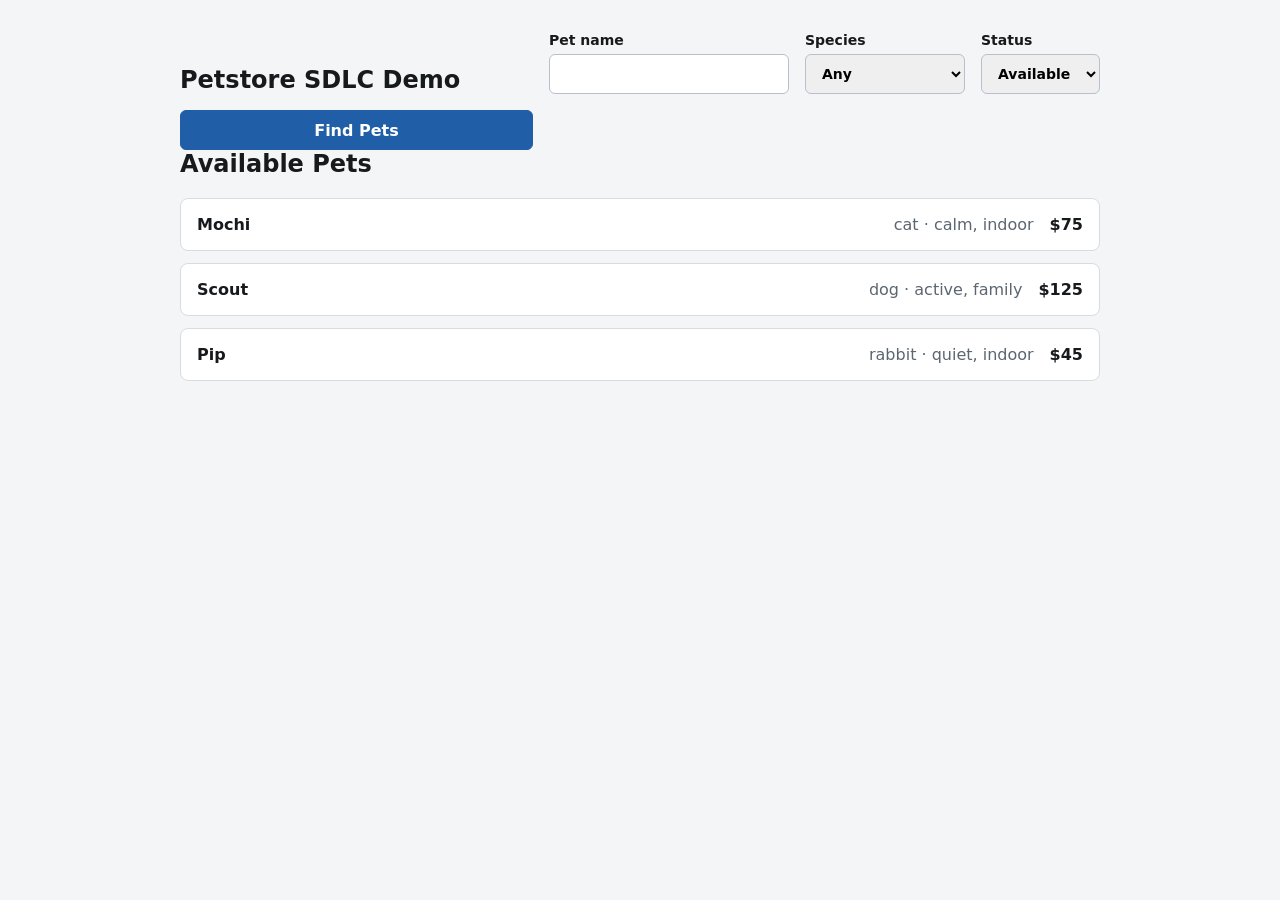
<file: app/web/index.html>
<!doctype html>
<html lang="en">
  <head>
    <meta charset="utf-8">
    <meta name="viewport" content="width=device-width, initial-scale=1">
    <title>SDLC Automation Petstore</title>
    <link rel="stylesheet" href="styles.css">
  </head>
  <body>
    <main class="shell">
      <section class="toolbar" aria-label="Pet search controls">
        <h1>Petstore SDLC Demo</h1>
        <label>
          Pet name
          <input id="query" type="search" value="">
        </label>
        <label>
          Species
          <select id="species">
            <option value="">Any</option>
            <option>cat</option>
            <option>dog</option>
            <option>rabbit</option>
          </select>
        </label>
        <label>
          Status
          <select id="status">
            <option value="available">Available</option>
            <option value="pending">Pending</option>
          </select>
        </label>
        <button id="search-button">Find Pets</button>
      </section>
      <section>
        <h2>Available Pets</h2>
        <ul id="results" class="results"></ul>
      </section>
    </main>
    <script src="app.js"></script>
  </body>
</html>
</file>
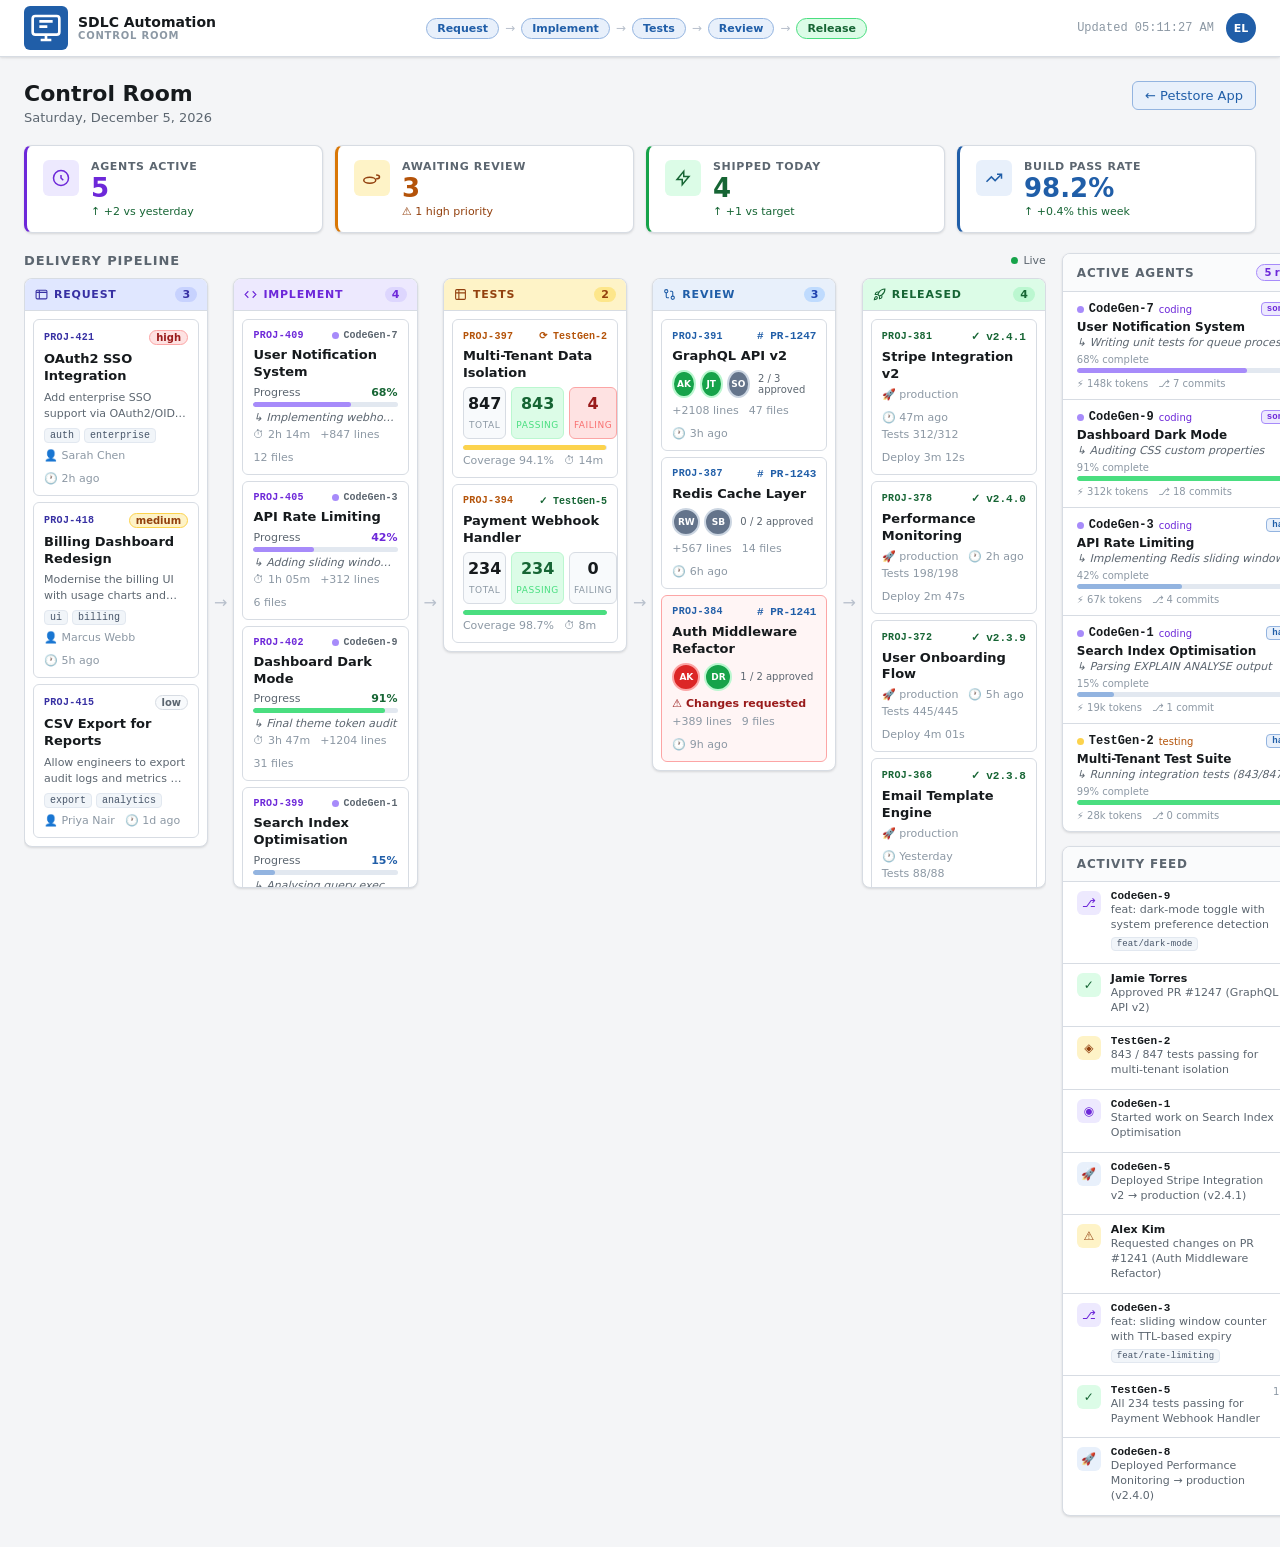
<file: app/web/control-room.html>
<!doctype html>
<html lang="en">
  <head>
    <meta charset="utf-8">
    <meta name="viewport" content="width=device-width, initial-scale=1">
    <title>SDLC Automation · Control Room</title>
    <link rel="stylesheet" href="styles.css">
    <link rel="stylesheet" href="control-room.css">
  </head>
  <body class="cr-body">

    <!-- ── Header ── -->
    <header class="cr-header">
      <div class="cr-header-inner">
        <div class="cr-brand">
          <svg class="cr-brand-icon" viewBox="0 0 24 24" fill="none" stroke="currentColor" stroke-width="2" aria-hidden="true">
            <rect x="2" y="3" width="20" height="14" rx="2"/>
            <path d="M8 21h8M12 17v4"/>
            <path d="M7 7h10M7 11h6"/>
          </svg>
          <div>
            <p class="cr-brand-name">SDLC Automation</p>
            <p class="cr-brand-sub">CONTROL ROOM</p>
          </div>
        </div>

        <nav class="cr-workflow" aria-label="Pipeline stages">
          <span class="cr-stage cr-stage--active">Request</span>
          <span class="cr-arrow" aria-hidden="true">→</span>
          <span class="cr-stage cr-stage--active">Implement</span>
          <span class="cr-arrow" aria-hidden="true">→</span>
          <span class="cr-stage cr-stage--active">Tests</span>
          <span class="cr-arrow" aria-hidden="true">→</span>
          <span class="cr-stage cr-stage--active">Review</span>
          <span class="cr-arrow" aria-hidden="true">→</span>
          <span class="cr-stage cr-stage--done">Release</span>
        </nav>

        <div class="cr-header-right">
          <span class="cr-clock" id="cr-clock" aria-live="polite"></span>
          <div class="cr-avatar" title="Engineering Lead" aria-label="Engineering Lead">EL</div>
        </div>
      </div>
    </header>

    <!-- ── Main ── -->
    <main class="cr-main">

      <!-- page title -->
      <div class="cr-page-title">
        <div>
          <h1>Control Room</h1>
          <p class="cr-date" id="cr-date"></p>
        </div>
        <a href="index.html" class="cr-back-link">← Petstore App</a>
      </div>

      <!-- ── Stats ── -->
      <section class="cr-stats" aria-label="Summary metrics">
        <div class="cr-stat cr-stat--violet">
          <div class="cr-stat-icon" aria-hidden="true">
            <svg viewBox="0 0 24 24" fill="none" stroke="currentColor" stroke-width="2"><circle cx="12" cy="12" r="10"/><path d="M12 8v4l3 3"/></svg>
          </div>
          <div>
            <p class="cr-stat-label">Agents Active</p>
            <p class="cr-stat-value">5</p>
            <p class="cr-stat-delta cr-delta--up">↑ +2 vs yesterday</p>
          </div>
        </div>
        <div class="cr-stat cr-stat--amber">
          <div class="cr-stat-icon" aria-hidden="true">
            <svg viewBox="0 0 24 24" fill="none" stroke="currentColor" stroke-width="2"><path d="M9 19c-4.418 0-8-1.79-8-4s3.582-4 8-4 8 1.79 8 4-3.582 4-8 4z"/><path d="M17.5 8c2.485 0 4.5 1.12 4.5 2.5S19.985 13 17.5 13"/></svg>
          </div>
          <div>
            <p class="cr-stat-label">Awaiting Review</p>
            <p class="cr-stat-value">3</p>
            <p class="cr-stat-delta cr-delta--warn">⚠ 1 high priority</p>
          </div>
        </div>
        <div class="cr-stat cr-stat--green">
          <div class="cr-stat-icon" aria-hidden="true">
            <svg viewBox="0 0 24 24" fill="none" stroke="currentColor" stroke-width="2"><path d="M13 10V3L4 14h7v7l9-11h-7z"/></svg>
          </div>
          <div>
            <p class="cr-stat-label">Shipped Today</p>
            <p class="cr-stat-value">4</p>
            <p class="cr-stat-delta cr-delta--up">↑ +1 vs target</p>
          </div>
        </div>
        <div class="cr-stat cr-stat--blue">
          <div class="cr-stat-icon" aria-hidden="true">
            <svg viewBox="0 0 24 24" fill="none" stroke="currentColor" stroke-width="2"><polyline points="22 7 13.5 15.5 8.5 10.5 2 17"/><polyline points="16 7 22 7 22 13"/></svg>
          </div>
          <div>
            <p class="cr-stat-label">Build Pass Rate</p>
            <p class="cr-stat-value">98.2%</p>
            <p class="cr-stat-delta cr-delta--up">↑ +0.4% this week</p>
          </div>
        </div>
      </section>

      <!-- ── Pipeline + Sidebar ── -->
      <div class="cr-layout">

        <!-- Pipeline Board -->
        <section class="cr-pipeline-section" aria-label="Delivery pipeline">
          <div class="cr-section-header">
            <h2>Delivery Pipeline</h2>
            <span class="cr-live-badge"><span class="cr-pulse" aria-hidden="true"></span>Live</span>
          </div>

          <!-- horizontal scroll wrapper -->
          <div class="cr-pipeline-scroll">
            <div class="cr-pipeline">

              <!-- REQUEST -->
              <div class="cr-col cr-col--indigo">
                <div class="cr-col-head">
                  <div class="cr-col-label">
                    <svg viewBox="0 0 24 24" fill="none" stroke="currentColor" stroke-width="2" aria-hidden="true"><rect x="2" y="4" width="20" height="16" rx="2"/><path d="M8 4v16M2 8h20"/></svg>
                    Request
                  </div>
                  <span class="cr-col-count">3</span>
                </div>
                <ul class="cr-cards">
                  <li class="cr-card">
                    <div class="cr-card-top">
                      <span class="cr-ticket cr-ticket--indigo">PROJ-421</span>
                      <span class="cr-badge cr-badge--high">high</span>
                    </div>
                    <p class="cr-card-title">OAuth2 SSO Integration</p>
                    <p class="cr-card-desc">Add enterprise SSO support via OAuth2/OIDC for corporate customers</p>
                    <div class="cr-tags"><span class="cr-tag">auth</span><span class="cr-tag">enterprise</span></div>
                    <div class="cr-card-meta">
                      <span>👤 Sarah Chen</span>
                      <span>🕐 2h ago</span>
                    </div>
                  </li>
                  <li class="cr-card">
                    <div class="cr-card-top">
                      <span class="cr-ticket cr-ticket--indigo">PROJ-418</span>
                      <span class="cr-badge cr-badge--med">medium</span>
                    </div>
                    <p class="cr-card-title">Billing Dashboard Redesign</p>
                    <p class="cr-card-desc">Modernise the billing UI with usage charts and invoice history</p>
                    <div class="cr-tags"><span class="cr-tag">ui</span><span class="cr-tag">billing</span></div>
                    <div class="cr-card-meta">
                      <span>👤 Marcus Webb</span>
                      <span>🕐 5h ago</span>
                    </div>
                  </li>
                  <li class="cr-card">
                    <div class="cr-card-top">
                      <span class="cr-ticket cr-ticket--indigo">PROJ-415</span>
                      <span class="cr-badge cr-badge--low">low</span>
                    </div>
                    <p class="cr-card-title">CSV Export for Reports</p>
                    <p class="cr-card-desc">Allow engineers to export audit logs and metrics as CSV</p>
                    <div class="cr-tags"><span class="cr-tag">export</span><span class="cr-tag">analytics</span></div>
                    <div class="cr-card-meta">
                      <span>👤 Priya Nair</span>
                      <span>🕐 1d ago</span>
                    </div>
                  </li>
                </ul>
              </div>

              <span class="cr-connector" aria-hidden="true">→</span>

              <!-- IMPLEMENT -->
              <div class="cr-col cr-col--violet">
                <div class="cr-col-head">
                  <div class="cr-col-label">
                    <svg viewBox="0 0 24 24" fill="none" stroke="currentColor" stroke-width="2" aria-hidden="true"><polyline points="16 18 22 12 16 6"/><polyline points="8 6 2 12 8 18"/></svg>
                    Implement
                  </div>
                  <span class="cr-col-count">4</span>
                </div>
                <ul class="cr-cards">
                  <li class="cr-card">
                    <div class="cr-card-top">
                      <span class="cr-ticket cr-ticket--violet">PROJ-409</span>
                      <span class="cr-agent-badge"><span class="cr-dot cr-dot--violet" aria-hidden="true"></span>CodeGen-7</span>
                    </div>
                    <p class="cr-card-title">User Notification System</p>
                    <div class="cr-progress-row">
                      <span>Progress</span>
                      <strong class="cr-progress-pct cr-pct--green">68%</strong>
                    </div>
                    <div class="cr-progress-bar" role="progressbar" aria-valuenow="68" aria-valuemin="0" aria-valuemax="100">
                      <div class="cr-progress-fill cr-fill--violet" style="width:68%"></div>
                    </div>
                    <p class="cr-current-task">↳ Implementing webhook delivery queue</p>
                    <div class="cr-card-meta"><span>⏱ 2h 14m</span><span>+847 lines</span><span>12 files</span></div>
                  </li>
                  <li class="cr-card">
                    <div class="cr-card-top">
                      <span class="cr-ticket cr-ticket--violet">PROJ-405</span>
                      <span class="cr-agent-badge"><span class="cr-dot cr-dot--violet" aria-hidden="true"></span>CodeGen-3</span>
                    </div>
                    <p class="cr-card-title">API Rate Limiting</p>
                    <div class="cr-progress-row">
                      <span>Progress</span>
                      <strong class="cr-progress-pct cr-pct--violet">42%</strong>
                    </div>
                    <div class="cr-progress-bar" role="progressbar" aria-valuenow="42" aria-valuemin="0" aria-valuemax="100">
                      <div class="cr-progress-fill cr-fill--violet" style="width:42%"></div>
                    </div>
                    <p class="cr-current-task">↳ Adding sliding window counters</p>
                    <div class="cr-card-meta"><span>⏱ 1h 05m</span><span>+312 lines</span><span>6 files</span></div>
                  </li>
                  <li class="cr-card">
                    <div class="cr-card-top">
                      <span class="cr-ticket cr-ticket--violet">PROJ-402</span>
                      <span class="cr-agent-badge"><span class="cr-dot cr-dot--violet" aria-hidden="true"></span>CodeGen-9</span>
                    </div>
                    <p class="cr-card-title">Dashboard Dark Mode</p>
                    <div class="cr-progress-row">
                      <span>Progress</span>
                      <strong class="cr-progress-pct cr-pct--green">91%</strong>
                    </div>
                    <div class="cr-progress-bar" role="progressbar" aria-valuenow="91" aria-valuemin="0" aria-valuemax="100">
                      <div class="cr-progress-fill cr-fill--green" style="width:91%"></div>
                    </div>
                    <p class="cr-current-task">↳ Final theme token audit</p>
                    <div class="cr-card-meta"><span>⏱ 3h 47m</span><span>+1204 lines</span><span>31 files</span></div>
                  </li>
                  <li class="cr-card">
                    <div class="cr-card-top">
                      <span class="cr-ticket cr-ticket--violet">PROJ-399</span>
                      <span class="cr-agent-badge"><span class="cr-dot cr-dot--violet" aria-hidden="true"></span>CodeGen-1</span>
                    </div>
                    <p class="cr-card-title">Search Index Optimisation</p>
                    <div class="cr-progress-row">
                      <span>Progress</span>
                      <strong class="cr-progress-pct cr-pct--blue">15%</strong>
                    </div>
                    <div class="cr-progress-bar" role="progressbar" aria-valuenow="15" aria-valuemin="0" aria-valuemax="100">
                      <div class="cr-progress-fill cr-fill--blue" style="width:15%"></div>
                    </div>
                    <p class="cr-current-task">↳ Analysing query execution plans</p>
                    <div class="cr-card-meta"><span>⏱ 22m</span><span>+89 lines</span><span>3 files</span></div>
                  </li>
                </ul>
              </div>

              <span class="cr-connector" aria-hidden="true">→</span>

              <!-- TESTS -->
              <div class="cr-col cr-col--amber">
                <div class="cr-col-head">
                  <div class="cr-col-label">
                    <svg viewBox="0 0 24 24" fill="none" stroke="currentColor" stroke-width="2" aria-hidden="true"><path d="M9 3H5a2 2 0 0 0-2 2v4m6-6h10a2 2 0 0 1 2 2v4M9 3v18m0 0h10a2 2 0 0 0 2-2V9M9 21H5a2 2 0 0 1-2-2V9m0 0h18"/></svg>
                    Tests
                  </div>
                  <span class="cr-col-count">2</span>
                </div>
                <ul class="cr-cards">
                  <li class="cr-card">
                    <div class="cr-card-top">
                      <span class="cr-ticket cr-ticket--amber">PROJ-397</span>
                      <span class="cr-agent-badge cr-spin">⟳ TestGen-2</span>
                    </div>
                    <p class="cr-card-title">Multi-Tenant Data Isolation</p>
                    <div class="cr-test-grid">
                      <div class="cr-test-cell">
                        <strong>847</strong><span>total</span>
                      </div>
                      <div class="cr-test-cell cr-test-cell--pass">
                        <strong>843</strong><span>passing</span>
                      </div>
                      <div class="cr-test-cell cr-test-cell--fail">
                        <strong>4</strong><span>failing</span>
                      </div>
                    </div>
                    <div class="cr-progress-bar" role="progressbar" aria-valuenow="99.5" aria-valuemin="0" aria-valuemax="100">
                      <div class="cr-progress-fill cr-fill--amber" style="width:99.5%"></div>
                    </div>
                    <div class="cr-card-meta"><span>Coverage 94.1%</span><span>⏱ 14m</span></div>
                  </li>
                  <li class="cr-card">
                    <div class="cr-card-top">
                      <span class="cr-ticket cr-ticket--amber">PROJ-394</span>
                      <span class="cr-agent-badge cr-pass-badge">✓ TestGen-5</span>
                    </div>
                    <p class="cr-card-title">Payment Webhook Handler</p>
                    <div class="cr-test-grid">
                      <div class="cr-test-cell">
                        <strong>234</strong><span>total</span>
                      </div>
                      <div class="cr-test-cell cr-test-cell--pass">
                        <strong>234</strong><span>passing</span>
                      </div>
                      <div class="cr-test-cell">
                        <strong>0</strong><span>failing</span>
                      </div>
                    </div>
                    <div class="cr-progress-bar" role="progressbar" aria-valuenow="100" aria-valuemin="0" aria-valuemax="100">
                      <div class="cr-progress-fill cr-fill--green" style="width:100%"></div>
                    </div>
                    <div class="cr-card-meta"><span>Coverage 98.7%</span><span>⏱ 8m</span></div>
                  </li>
                </ul>
              </div>

              <span class="cr-connector" aria-hidden="true">→</span>

              <!-- REVIEW -->
              <div class="cr-col cr-col--blue">
                <div class="cr-col-head">
                  <div class="cr-col-label">
                    <svg viewBox="0 0 24 24" fill="none" stroke="currentColor" stroke-width="2" aria-hidden="true"><circle cx="18" cy="18" r="3"/><circle cx="6" cy="6" r="3"/><path d="M13 6h3a2 2 0 0 1 2 2v7M11 18H8a2 2 0 0 1-2-2V9"/></svg>
                    Review
                  </div>
                  <span class="cr-col-count">3</span>
                </div>
                <ul class="cr-cards">
                  <li class="cr-card">
                    <div class="cr-card-top">
                      <span class="cr-ticket cr-ticket--blue">PROJ-391</span>
                      <a class="cr-pr-link" href="#" aria-label="Pull Request 1247"># PR-1247</a>
                    </div>
                    <p class="cr-card-title">GraphQL API v2</p>
                    <div class="cr-reviewers">
                      <span class="cr-reviewer cr-reviewer--approved" title="Alex Kim: approved">AK</span>
                      <span class="cr-reviewer cr-reviewer--approved" title="Jamie Torres: approved">JT</span>
                      <span class="cr-reviewer cr-reviewer--pending" title="Sam Okafor: pending">SO</span>
                      <span class="cr-reviewer-count">2 / 3 approved</span>
                    </div>
                    <div class="cr-card-meta"><span>+2108 lines</span><span>47 files</span><span>🕐 3h ago</span></div>
                  </li>
                  <li class="cr-card">
                    <div class="cr-card-top">
                      <span class="cr-ticket cr-ticket--blue">PROJ-387</span>
                      <a class="cr-pr-link" href="#" aria-label="Pull Request 1243"># PR-1243</a>
                    </div>
                    <p class="cr-card-title">Redis Cache Layer</p>
                    <div class="cr-reviewers">
                      <span class="cr-reviewer cr-reviewer--pending" title="Rachel Wong: pending">RW</span>
                      <span class="cr-reviewer cr-reviewer--pending" title="Security Bot: pending">SB</span>
                      <span class="cr-reviewer-count">0 / 2 approved</span>
                    </div>
                    <div class="cr-card-meta"><span>+567 lines</span><span>14 files</span><span>🕐 6h ago</span></div>
                  </li>
                  <li class="cr-card cr-card--warn">
                    <div class="cr-card-top">
                      <span class="cr-ticket cr-ticket--blue">PROJ-384</span>
                      <a class="cr-pr-link" href="#" aria-label="Pull Request 1241"># PR-1241</a>
                    </div>
                    <p class="cr-card-title">Auth Middleware Refactor</p>
                    <div class="cr-reviewers">
                      <span class="cr-reviewer cr-reviewer--changes" title="Alex Kim: changes requested">AK</span>
                      <span class="cr-reviewer cr-reviewer--approved" title="Dana Reyes: approved">DR</span>
                      <span class="cr-reviewer-count">1 / 2 approved</span>
                    </div>
                    <p class="cr-changes-note">⚠ Changes requested</p>
                    <div class="cr-card-meta"><span>+389 lines</span><span>9 files</span><span>🕐 9h ago</span></div>
                  </li>
                </ul>
              </div>

              <span class="cr-connector" aria-hidden="true">→</span>

              <!-- RELEASED -->
              <div class="cr-col cr-col--green">
                <div class="cr-col-head">
                  <div class="cr-col-label">
                    <svg viewBox="0 0 24 24" fill="none" stroke="currentColor" stroke-width="2" aria-hidden="true"><path d="M4.5 16.5c-1.5 1.26-2 5-2 5s3.74-.5 5-2c.71-.84.7-2.13-.09-2.91a2.18 2.18 0 0 0-2.91-.09z"/><path d="m12 15-3-3a22 22 0 0 1 2-3.95A12.88 12.88 0 0 1 22 2c0 2.72-.78 7.5-6 11a22.35 22.35 0 0 1-4 2z"/><path d="M9 12H4s.55-3.03 2-4c1.62-1.08 5 0 5 0"/><path d="M12 15v5s3.03-.55 4-2c1.08-1.62 0-5 0-5"/></svg>
                    Released
                  </div>
                  <span class="cr-col-count">4</span>
                </div>
                <ul class="cr-cards">
                  <li class="cr-card">
                    <div class="cr-card-top">
                      <span class="cr-ticket cr-ticket--green">PROJ-381</span>
                      <span class="cr-version">✓ v2.4.1</span>
                    </div>
                    <p class="cr-card-title">Stripe Integration v2</p>
                    <div class="cr-card-meta"><span>🚀 production</span><span>🕐 47m ago</span></div>
                    <div class="cr-card-meta"><span>Tests 312/312</span><span>Deploy 3m 12s</span></div>
                  </li>
                  <li class="cr-card">
                    <div class="cr-card-top">
                      <span class="cr-ticket cr-ticket--green">PROJ-378</span>
                      <span class="cr-version">✓ v2.4.0</span>
                    </div>
                    <p class="cr-card-title">Performance Monitoring</p>
                    <div class="cr-card-meta"><span>🚀 production</span><span>🕐 2h ago</span></div>
                    <div class="cr-card-meta"><span>Tests 198/198</span><span>Deploy 2m 47s</span></div>
                  </li>
                  <li class="cr-card">
                    <div class="cr-card-top">
                      <span class="cr-ticket cr-ticket--green">PROJ-372</span>
                      <span class="cr-version">✓ v2.3.9</span>
                    </div>
                    <p class="cr-card-title">User Onboarding Flow</p>
                    <div class="cr-card-meta"><span>🚀 production</span><span>🕐 5h ago</span></div>
                    <div class="cr-card-meta"><span>Tests 445/445</span><span>Deploy 4m 01s</span></div>
                  </li>
                  <li class="cr-card">
                    <div class="cr-card-top">
                      <span class="cr-ticket cr-ticket--green">PROJ-368</span>
                      <span class="cr-version">✓ v2.3.8</span>
                    </div>
                    <p class="cr-card-title">Email Template Engine</p>
                    <div class="cr-card-meta"><span>🚀 production</span><span>🕐 Yesterday</span></div>
                    <div class="cr-card-meta"><span>Tests 88/88</span><span>Deploy 1m 55s</span></div>
                  </li>
                </ul>
              </div>

            </div><!-- /cr-pipeline -->
          </div><!-- /cr-pipeline-scroll -->
        </section>

        <!-- ── Right Sidebar ── -->
        <aside class="cr-sidebar">

          <!-- Active Agents -->
          <section class="cr-panel" aria-label="Active agents">
            <div class="cr-panel-head">
              <h2>Active Agents</h2>
              <span class="cr-badge-small cr-badge-small--violet">5 running</span>
            </div>
            <ul class="cr-agents">
              <li class="cr-agent">
                <div class="cr-agent-top">
                  <div class="cr-agent-name">
                    <span class="cr-dot cr-dot--violet" aria-hidden="true"></span>
                    <span class="cr-mono">CodeGen-7</span>
                    <span class="cr-status-text">coding</span>
                  </div>
                  <span class="cr-model-tag">sonnet-4-5</span>
                </div>
                <p class="cr-agent-task">User Notification System</p>
                <p class="cr-agent-action">↳ Writing unit tests for queue processor</p>
                <div class="cr-agent-prog-row">
                  <span>68% complete</span>
                  <span>2h 14m</span>
                </div>
                <div class="cr-progress-bar" role="progressbar" aria-valuenow="68" aria-valuemin="0" aria-valuemax="100">
                  <div class="cr-progress-fill cr-fill--violet" style="width:68%"></div>
                </div>
                <div class="cr-agent-meta">
                  <span>⚡ 148k tokens</span>
                  <span>⎇ 7 commits</span>
                </div>
              </li>
              <li class="cr-agent">
                <div class="cr-agent-top">
                  <div class="cr-agent-name">
                    <span class="cr-dot cr-dot--violet" aria-hidden="true"></span>
                    <span class="cr-mono">CodeGen-9</span>
                    <span class="cr-status-text">coding</span>
                  </div>
                  <span class="cr-model-tag">sonnet-4-5</span>
                </div>
                <p class="cr-agent-task">Dashboard Dark Mode</p>
                <p class="cr-agent-action">↳ Auditing CSS custom properties</p>
                <div class="cr-agent-prog-row">
                  <span>91% complete</span>
                  <span>3h 47m</span>
                </div>
                <div class="cr-progress-bar" role="progressbar" aria-valuenow="91" aria-valuemin="0" aria-valuemax="100">
                  <div class="cr-progress-fill cr-fill--green" style="width:91%"></div>
                </div>
                <div class="cr-agent-meta">
                  <span>⚡ 312k tokens</span>
                  <span>⎇ 18 commits</span>
                </div>
              </li>
              <li class="cr-agent">
                <div class="cr-agent-top">
                  <div class="cr-agent-name">
                    <span class="cr-dot cr-dot--violet" aria-hidden="true"></span>
                    <span class="cr-mono">CodeGen-3</span>
                    <span class="cr-status-text">coding</span>
                  </div>
                  <span class="cr-model-tag cr-model-tag--haiku">haiku-4-5</span>
                </div>
                <p class="cr-agent-task">API Rate Limiting</p>
                <p class="cr-agent-action">↳ Implementing Redis sliding window</p>
                <div class="cr-agent-prog-row">
                  <span>42% complete</span>
                  <span>1h 05m</span>
                </div>
                <div class="cr-progress-bar" role="progressbar" aria-valuenow="42" aria-valuemin="0" aria-valuemax="100">
                  <div class="cr-progress-fill cr-fill--blue" style="width:42%"></div>
                </div>
                <div class="cr-agent-meta">
                  <span>⚡ 67k tokens</span>
                  <span>⎇ 4 commits</span>
                </div>
              </li>
              <li class="cr-agent">
                <div class="cr-agent-top">
                  <div class="cr-agent-name">
                    <span class="cr-dot cr-dot--violet" aria-hidden="true"></span>
                    <span class="cr-mono">CodeGen-1</span>
                    <span class="cr-status-text">coding</span>
                  </div>
                  <span class="cr-model-tag cr-model-tag--haiku">haiku-4-5</span>
                </div>
                <p class="cr-agent-task">Search Index Optimisation</p>
                <p class="cr-agent-action">↳ Parsing EXPLAIN ANALYSE output</p>
                <div class="cr-agent-prog-row">
                  <span>15% complete</span>
                  <span>22m</span>
                </div>
                <div class="cr-progress-bar" role="progressbar" aria-valuenow="15" aria-valuemin="0" aria-valuemax="100">
                  <div class="cr-progress-fill cr-fill--blue" style="width:15%"></div>
                </div>
                <div class="cr-agent-meta">
                  <span>⚡ 19k tokens</span>
                  <span>⎇ 1 commit</span>
                </div>
              </li>
              <li class="cr-agent">
                <div class="cr-agent-top">
                  <div class="cr-agent-name">
                    <span class="cr-dot cr-dot--amber" aria-hidden="true"></span>
                    <span class="cr-mono">TestGen-2</span>
                    <span class="cr-status-text cr-status-text--amber">testing</span>
                  </div>
                  <span class="cr-model-tag cr-model-tag--haiku">haiku-4-5</span>
                </div>
                <p class="cr-agent-task">Multi-Tenant Test Suite</p>
                <p class="cr-agent-action">↳ Running integration tests (843/847)</p>
                <div class="cr-agent-prog-row">
                  <span>99% complete</span>
                  <span>14m</span>
                </div>
                <div class="cr-progress-bar" role="progressbar" aria-valuenow="99" aria-valuemin="0" aria-valuemax="100">
                  <div class="cr-progress-fill cr-fill--green" style="width:99%"></div>
                </div>
                <div class="cr-agent-meta">
                  <span>⚡ 28k tokens</span>
                  <span>⎇ 0 commits</span>
                </div>
              </li>
            </ul>
          </section>

          <!-- Activity Feed -->
          <section class="cr-panel" aria-label="Activity feed">
            <div class="cr-panel-head">
              <h2>Activity Feed</h2>
              <span class="cr-live-badge"><span class="cr-pulse" aria-hidden="true"></span>Live</span>
            </div>
            <ul class="cr-feed">
              <li class="cr-feed-item cr-feed-item--commit">
                <div class="cr-feed-icon" aria-hidden="true">⎇</div>
                <div class="cr-feed-body">
                  <span class="cr-mono">CodeGen-9</span>
                  <p>feat: dark-mode toggle with system preference detection</p>
                  <code class="cr-branch">feat/dark-mode</code>
                </div>
                <time class="cr-feed-time">2m ago</time>
              </li>
              <li class="cr-feed-item cr-feed-item--approved">
                <div class="cr-feed-icon" aria-hidden="true">✓</div>
                <div class="cr-feed-body">
                  <span>Jamie Torres</span>
                  <p>Approved PR #1247 (GraphQL API v2)</p>
                </div>
                <time class="cr-feed-time">5m ago</time>
              </li>
              <li class="cr-feed-item cr-feed-item--test">
                <div class="cr-feed-icon" aria-hidden="true">◈</div>
                <div class="cr-feed-body">
                  <span class="cr-mono">TestGen-2</span>
                  <p>843 / 847 tests passing for multi-tenant isolation</p>
                </div>
                <time class="cr-feed-time">12m ago</time>
              </li>
              <li class="cr-feed-item cr-feed-item--agent">
                <div class="cr-feed-icon" aria-hidden="true">◉</div>
                <div class="cr-feed-body">
                  <span class="cr-mono">CodeGen-1</span>
                  <p>Started work on Search Index Optimisation</p>
                </div>
                <time class="cr-feed-time">22m ago</time>
              </li>
              <li class="cr-feed-item cr-feed-item--deploy">
                <div class="cr-feed-icon" aria-hidden="true">🚀</div>
                <div class="cr-feed-body">
                  <span class="cr-mono">CodeGen-5</span>
                  <p>Deployed Stripe Integration v2 → production (v2.4.1)</p>
                </div>
                <time class="cr-feed-time">47m ago</time>
              </li>
              <li class="cr-feed-item cr-feed-item--warn">
                <div class="cr-feed-icon" aria-hidden="true">⚠</div>
                <div class="cr-feed-body">
                  <span>Alex Kim</span>
                  <p>Requested changes on PR #1241 (Auth Middleware Refactor)</p>
                </div>
                <time class="cr-feed-time">52m ago</time>
              </li>
              <li class="cr-feed-item cr-feed-item--commit">
                <div class="cr-feed-icon" aria-hidden="true">⎇</div>
                <div class="cr-feed-body">
                  <span class="cr-mono">CodeGen-3</span>
                  <p>feat: sliding window counter with TTL-based expiry</p>
                  <code class="cr-branch">feat/rate-limiting</code>
                </div>
                <time class="cr-feed-time">1h ago</time>
              </li>
              <li class="cr-feed-item cr-feed-item--approved">
                <div class="cr-feed-icon" aria-hidden="true">✓</div>
                <div class="cr-feed-body">
                  <span class="cr-mono">TestGen-5</span>
                  <p>All 234 tests passing for Payment Webhook Handler</p>
                </div>
                <time class="cr-feed-time">1h 8m ago</time>
              </li>
              <li class="cr-feed-item cr-feed-item--deploy">
                <div class="cr-feed-icon" aria-hidden="true">🚀</div>
                <div class="cr-feed-body">
                  <span class="cr-mono">CodeGen-8</span>
                  <p>Deployed Performance Monitoring → production (v2.4.0)</p>
                </div>
                <time class="cr-feed-time">2h ago</time>
              </li>
            </ul>
          </section>

        </aside><!-- /cr-sidebar -->
      </div><!-- /cr-layout -->
    </main>

    <script src="control-room.js"></script>
  </body>
</html>
</file>
<file: app/web/styles.css>
:root {
  color-scheme: light;
  font-family: Inter, ui-sans-serif, system-ui, -apple-system, BlinkMacSystemFont, "Segoe UI", sans-serif;
  background: #f4f5f7;
  color: #161a1d;
}

body {
  margin: 0;
}

.shell {
  max-width: 920px;
  margin: 0 auto;
  padding: 32px;
}

.toolbar {
  display: grid;
  grid-template-columns: 1fr minmax(180px, 240px) minmax(120px, 160px) auto;
  gap: 16px;
  align-items: end;
}

h1,
h2 {
  margin: 0;
}

label {
  display: grid;
  gap: 6px;
  font-size: 14px;
  font-weight: 650;
}

input,
select,
button {
  min-height: 40px;
  border: 1px solid #b8c0cc;
  border-radius: 6px;
  padding: 0 12px;
  font: inherit;
}

button {
  border-color: #205ea8;
  background: #205ea8;
  color: white;
  font-weight: 700;
}

.results {
  display: grid;
  gap: 12px;
  padding: 0;
  margin: 20px 0 0;
  list-style: none;
}

.pet,
.empty {
  display: grid;
  grid-template-columns: 1fr auto auto;
  gap: 16px;
  align-items: center;
  border: 1px solid #d7dce3;
  border-radius: 8px;
  background: white;
  padding: 16px;
}

.pet span,
.empty {
  color: #5c6670;
}

@media (max-width: 760px) {
  .toolbar {
    grid-template-columns: 1fr;
  }

  .pet,
  .empty {
    grid-template-columns: 1fr;
  }
}

.sr-only {
  position: absolute;
  width: 1px;
  height: 1px;
  padding: 0;
  margin: -1px;
  overflow: hidden;
  clip: rect(0, 0, 0, 0);
  white-space: nowrap;
  border-width: 0;
}
</file>
<file: app/web/control-room.css>
/* ── Control Room — extends app/web/styles.css ── */

/* design tokens — extend the existing app palette */
:root {
  --cr-bg:         #f4f5f7;
  --cr-surface:    #ffffff;
  --cr-border:     #d7dce3;
  --cr-border-mid: #b8c0cc;
  --cr-text:       #161a1d;
  --cr-text-2:     #5c6670;
  --cr-text-3:     #8c98a4;

  /* accent colours */
  --cr-blue:       #205ea8;
  --cr-blue-bg:    #e8f0fb;
  --cr-blue-mid:   #93b4e0;

  --cr-violet:     #6d28d9;
  --cr-violet-bg:  #ede9fe;
  --cr-violet-mid: #a78bfa;

  --cr-green:      #166534;
  --cr-green-bg:   #dcfce7;
  --cr-green-mid:  #4ade80;

  --cr-amber:      #92400e;
  --cr-amber-bg:   #fef3c7;
  --cr-amber-mid:  #fcd34d;

  --cr-red:        #991b1b;
  --cr-red-bg:     #fee2e2;
  --cr-red-mid:    #f87171;

  --cr-indigo:     #3730a3;
  --cr-indigo-bg:  #e0e7ff;
  --cr-indigo-mid: #818cf8;

  --cr-radius:     8px;
  --cr-radius-sm:  6px;
  --cr-shadow:     0 1px 3px rgba(0,0,0,.08), 0 1px 2px rgba(0,0,0,.05);
  --cr-shadow-md:  0 4px 6px -1px rgba(0,0,0,.07), 0 2px 4px -1px rgba(0,0,0,.05);
}

/* ── Body ── */
.cr-body {
  background: var(--cr-bg);
  color: var(--cr-text);
}

/* ── Header ── */
.cr-header {
  position: sticky;
  top: 0;
  z-index: 20;
  background: #fff;
  border-bottom: 1px solid var(--cr-border);
  box-shadow: var(--cr-shadow);
}

.cr-header-inner {
  max-width: 1600px;
  margin: 0 auto;
  padding: 0 24px;
  height: 56px;
  display: flex;
  align-items: center;
  gap: 20px;
}

.cr-brand {
  display: flex;
  align-items: center;
  gap: 10px;
  flex-shrink: 0;
}

.cr-brand-icon {
  width: 32px;
  height: 32px;
  padding: 6px;
  border-radius: var(--cr-radius-sm);
  background: var(--cr-blue);
  color: white;
  flex-shrink: 0;
}

.cr-brand-name {
  margin: 0;
  font-size: 14px;
  font-weight: 700;
  color: var(--cr-text);
  line-height: 1.2;
}

.cr-brand-sub {
  margin: 0;
  font-size: 10px;
  font-weight: 600;
  letter-spacing: .08em;
  color: var(--cr-text-3);
  line-height: 1.2;
}

.cr-workflow {
  flex: 1;
  display: flex;
  align-items: center;
  gap: 6px;
  justify-content: center;
  overflow-x: auto;
}

.cr-stage {
  font-size: 11px;
  font-weight: 600;
  padding: 3px 10px;
  border-radius: 20px;
  border: 1px solid;
  white-space: nowrap;
}

.cr-stage--active {
  background: var(--cr-blue-bg);
  color: var(--cr-blue);
  border-color: var(--cr-blue-mid);
}

.cr-stage--done {
  background: var(--cr-green-bg);
  color: var(--cr-green);
  border-color: var(--cr-green-mid);
}

.cr-arrow {
  color: var(--cr-border-mid);
  font-size: 12px;
}

.cr-header-right {
  display: flex;
  align-items: center;
  gap: 12px;
  flex-shrink: 0;
}

.cr-clock {
  font-size: 12px;
  font-variant-numeric: tabular-nums;
  color: var(--cr-text-3);
  font-family: ui-monospace, monospace;
}

.cr-avatar {
  width: 30px;
  height: 30px;
  border-radius: 50%;
  background: var(--cr-blue);
  color: white;
  font-size: 11px;
  font-weight: 700;
  display: flex;
  align-items: center;
  justify-content: center;
  cursor: default;
  flex-shrink: 0;
}

/* ── Main ── */
.cr-main {
  max-width: 1600px;
  margin: 0 auto;
  padding: 24px;
}

/* ── Page title ── */
.cr-page-title {
  display: flex;
  align-items: flex-start;
  justify-content: space-between;
  gap: 12px;
  margin-bottom: 20px;
}

.cr-page-title h1 {
  margin: 0;
  font-size: 22px;
  font-weight: 700;
}

.cr-date {
  margin: 4px 0 0;
  font-size: 13px;
  color: var(--cr-text-2);
}

.cr-back-link {
  font-size: 13px;
  color: var(--cr-blue);
  text-decoration: none;
  padding: 6px 12px;
  border: 1px solid var(--cr-blue-mid);
  border-radius: var(--cr-radius-sm);
  background: var(--cr-blue-bg);
  flex-shrink: 0;
}

.cr-back-link:hover {
  background: var(--cr-blue);
  color: white;
}

/* ── Stats ── */
.cr-stats {
  display: grid;
  grid-template-columns: repeat(4, 1fr);
  gap: 12px;
  margin-bottom: 20px;
}

.cr-stat {
  background: var(--cr-surface);
  border: 1px solid var(--cr-border);
  border-radius: var(--cr-radius);
  padding: 14px 16px;
  display: flex;
  align-items: flex-start;
  gap: 12px;
  box-shadow: var(--cr-shadow);
}

.cr-stat-icon {
  width: 36px;
  height: 36px;
  border-radius: var(--cr-radius-sm);
  display: flex;
  align-items: center;
  justify-content: center;
  flex-shrink: 0;
}

.cr-stat-icon svg {
  width: 18px;
  height: 18px;
}

.cr-stat--violet { border-left: 3px solid var(--cr-violet); }
.cr-stat--violet .cr-stat-icon { background: var(--cr-violet-bg); color: var(--cr-violet); }
.cr-stat--violet .cr-stat-value { color: var(--cr-violet); }

.cr-stat--amber { border-left: 3px solid #d97706; }
.cr-stat--amber .cr-stat-icon { background: var(--cr-amber-bg); color: var(--cr-amber); }
.cr-stat--amber .cr-stat-value { color: #b45309; }

.cr-stat--green { border-left: 3px solid #16a34a; }
.cr-stat--green .cr-stat-icon { background: var(--cr-green-bg); color: var(--cr-green); }
.cr-stat--green .cr-stat-value { color: var(--cr-green); }

.cr-stat--blue { border-left: 3px solid var(--cr-blue); }
.cr-stat--blue .cr-stat-icon { background: var(--cr-blue-bg); color: var(--cr-blue); }
.cr-stat--blue .cr-stat-value { color: var(--cr-blue); }

.cr-stat-label {
  margin: 0;
  font-size: 11px;
  font-weight: 600;
  text-transform: uppercase;
  letter-spacing: .06em;
  color: var(--cr-text-2);
}

.cr-stat-value {
  margin: 2px 0 0;
  font-size: 26px;
  font-weight: 800;
  line-height: 1;
}

.cr-stat-delta {
  margin: 4px 0 0;
  font-size: 11px;
}

.cr-delta--up   { color: #166534; }
.cr-delta--warn { color: #92400e; }
.cr-delta--down { color: #991b1b; }

/* ── Layout grid ── */
.cr-layout {
  display: grid;
  grid-template-columns: 1fr 300px;
  gap: 16px;
  align-items: start;
}

/* ── Pipeline section ── */
.cr-section-header {
  display: flex;
  align-items: center;
  justify-content: space-between;
  margin-bottom: 10px;
}

.cr-section-header h2 {
  margin: 0;
  font-size: 13px;
  font-weight: 700;
  text-transform: uppercase;
  letter-spacing: .07em;
  color: var(--cr-text-2);
}

.cr-live-badge {
  display: flex;
  align-items: center;
  gap: 5px;
  font-size: 11px;
  color: var(--cr-text-2);
}

.cr-pulse {
  display: inline-block;
  width: 7px;
  height: 7px;
  border-radius: 50%;
  background: #16a34a;
  animation: cr-pulse 2s ease-in-out infinite;
}

@keyframes cr-pulse {
  0%, 100% { opacity: 1; transform: scale(1); }
  50%       { opacity: .6; transform: scale(.8); }
}

.cr-pipeline-scroll {
  overflow-x: auto;
  padding-bottom: 8px;
}

.cr-pipeline {
  display: flex;
  align-items: flex-start;
  gap: 0;
  min-width: 940px;
}

/* ── Kanban column ── */
.cr-col {
  flex: 1;
  min-width: 0;
  border: 1px solid var(--cr-border);
  border-radius: var(--cr-radius);
  background: var(--cr-surface);
  box-shadow: var(--cr-shadow);
  overflow: hidden;
}

.cr-connector {
  display: flex;
  align-items: center;
  padding: 0 6px;
  color: var(--cr-border-mid);
  font-size: 16px;
  align-self: stretch;
  margin-top: 38px;
}

.cr-col-head {
  display: flex;
  align-items: center;
  justify-content: space-between;
  padding: 8px 10px;
  border-bottom: 1px solid var(--cr-border);
}

.cr-col-label {
  display: flex;
  align-items: center;
  gap: 6px;
  font-size: 11px;
  font-weight: 700;
  text-transform: uppercase;
  letter-spacing: .07em;
}

.cr-col-label svg {
  width: 13px;
  height: 13px;
  flex-shrink: 0;
}

.cr-col-count {
  font-size: 11px;
  font-weight: 700;
  padding: 1px 7px;
  border-radius: 20px;
}

/* column accent colours */
.cr-col--indigo .cr-col-head { background: var(--cr-indigo-bg); }
.cr-col--indigo .cr-col-label { color: var(--cr-indigo); }
.cr-col--indigo .cr-col-count { background: #c7d2fe; color: var(--cr-indigo); }

.cr-col--violet .cr-col-head { background: var(--cr-violet-bg); }
.cr-col--violet .cr-col-label { color: var(--cr-violet); }
.cr-col--violet .cr-col-count { background: #ddd6fe; color: var(--cr-violet); }

.cr-col--amber .cr-col-head { background: var(--cr-amber-bg); }
.cr-col--amber .cr-col-label { color: var(--cr-amber); }
.cr-col--amber .cr-col-count { background: #fde68a; color: var(--cr-amber); }

.cr-col--blue .cr-col-head { background: var(--cr-blue-bg); }
.cr-col--blue .cr-col-label { color: var(--cr-blue); }
.cr-col--blue .cr-col-count { background: #bfdbfe; color: #1e40af; }

.cr-col--green .cr-col-head { background: var(--cr-green-bg); }
.cr-col--green .cr-col-label { color: var(--cr-green); }
.cr-col--green .cr-col-count { background: #bbf7d0; color: var(--cr-green); }

/* ── Cards ── */
.cr-cards {
  list-style: none;
  margin: 0;
  padding: 8px;
  display: flex;
  flex-direction: column;
  gap: 6px;
  max-height: 560px;
  overflow-y: auto;
}

.cr-card {
  border: 1px solid var(--cr-border);
  border-radius: var(--cr-radius-sm);
  padding: 10px;
  background: #fff;
  transition: border-color .15s, box-shadow .15s;
}

.cr-card:hover {
  border-color: var(--cr-blue-mid);
  box-shadow: 0 2px 6px rgba(32, 94, 168, .1);
}

.cr-card--warn {
  border-color: #fca5a5;
  background: #fff5f5;
}

.cr-card-top {
  display: flex;
  align-items: center;
  justify-content: space-between;
  margin-bottom: 6px;
  gap: 6px;
}

.cr-ticket {
  font-size: 10px;
  font-weight: 700;
  font-family: ui-monospace, monospace;
  letter-spacing: .03em;
}

.cr-ticket--indigo { color: var(--cr-indigo); }
.cr-ticket--violet { color: var(--cr-violet); }
.cr-ticket--amber  { color: #b45309; }
.cr-ticket--blue   { color: var(--cr-blue); }
.cr-ticket--green  { color: var(--cr-green); }

.cr-badge {
  font-size: 10px;
  font-weight: 700;
  padding: 1px 6px;
  border-radius: 20px;
  border: 1px solid;
  text-transform: lowercase;
}

.cr-badge--high { background: var(--cr-red-bg);   color: var(--cr-red);   border-color: #fca5a5; }
.cr-badge--med  { background: var(--cr-amber-bg);  color: var(--cr-amber); border-color: var(--cr-amber-mid); }
.cr-badge--low  { background: #f8fafc;             color: var(--cr-text-2); border-color: var(--cr-border); }

.cr-agent-badge {
  display: flex;
  align-items: center;
  gap: 4px;
  font-size: 10px;
  font-weight: 600;
  color: var(--cr-text-2);
  font-family: ui-monospace, monospace;
}

.cr-pass-badge { color: #166534; }

.cr-card-title {
  margin: 0 0 5px;
  font-size: 13px;
  font-weight: 700;
  color: var(--cr-text);
  line-height: 1.3;
}

.cr-card-desc {
  margin: 0 0 6px;
  font-size: 11px;
  color: var(--cr-text-2);
  line-height: 1.45;
  display: -webkit-box;
  -webkit-line-clamp: 2;
  -webkit-box-orient: vertical;
  overflow: hidden;
}

.cr-tags {
  display: flex;
  flex-wrap: wrap;
  gap: 4px;
  margin-bottom: 6px;
}

.cr-tag {
  font-size: 10px;
  font-family: ui-monospace, monospace;
  background: #f1f5f9;
  color: #475569;
  border: 1px solid #e2e8f0;
  border-radius: 4px;
  padding: 1px 5px;
}

.cr-card-meta {
  display: flex;
  gap: 10px;
  font-size: 11px;
  color: var(--cr-text-3);
  margin-top: 4px;
  flex-wrap: wrap;
}

/* ── Progress ── */
.cr-progress-row {
  display: flex;
  justify-content: space-between;
  font-size: 11px;
  color: var(--cr-text-2);
  margin-bottom: 3px;
}

.cr-progress-pct {
  font-weight: 700;
  font-size: 11px;
}

.cr-pct--green  { color: #166534; }
.cr-pct--violet { color: var(--cr-violet); }
.cr-pct--blue   { color: var(--cr-blue); }

.cr-progress-bar {
  height: 5px;
  background: #e2e8f0;
  border-radius: 99px;
  overflow: hidden;
  margin-bottom: 4px;
}

.cr-progress-fill {
  height: 100%;
  border-radius: 99px;
  transition: width .5s ease;
}

.cr-fill--violet { background: var(--cr-violet-mid); }
.cr-fill--green  { background: var(--cr-green-mid); }
.cr-fill--blue   { background: var(--cr-blue-mid); }
.cr-fill--amber  { background: var(--cr-amber-mid); }

.cr-current-task {
  margin: 0 0 4px;
  font-size: 11px;
  color: var(--cr-text-2);
  font-style: italic;
  white-space: nowrap;
  overflow: hidden;
  text-overflow: ellipsis;
}

/* ── Tests ── */
.cr-test-grid {
  display: grid;
  grid-template-columns: repeat(3, 1fr);
  gap: 5px;
  margin-bottom: 6px;
  text-align: center;
}

.cr-test-cell {
  background: #f8fafc;
  border: 1px solid var(--cr-border);
  border-radius: var(--cr-radius-sm);
  padding: 6px 4px;
}

.cr-test-cell strong { display: block; font-size: 16px; font-weight: 800; color: var(--cr-text); }
.cr-test-cell span   { font-size: 9px;  text-transform: uppercase; letter-spacing: .06em; color: var(--cr-text-3); }

.cr-test-cell--pass { background: var(--cr-green-bg); border-color: #bbf7d0; }
.cr-test-cell--pass strong { color: var(--cr-green); }
.cr-test-cell--pass span   { color: #4ade80; }

.cr-test-cell--fail { background: var(--cr-red-bg); border-color: #fca5a5; }
.cr-test-cell--fail strong { color: var(--cr-red); }
.cr-test-cell--fail span   { color: #f87171; }

/* ── Review ── */
.cr-reviewers {
  display: flex;
  align-items: center;
  gap: 4px;
  margin-bottom: 6px;
}

.cr-reviewer {
  width: 24px;
  height: 24px;
  border-radius: 50%;
  font-size: 9px;
  font-weight: 800;
  color: white;
  display: flex;
  align-items: center;
  justify-content: center;
  border: 2px solid;
  cursor: default;
}

.cr-reviewer--approved  { background: #16a34a; border-color: #bbf7d0; }
.cr-reviewer--pending   { background: #64748b; border-color: #cbd5e1; }
.cr-reviewer--changes   { background: #dc2626; border-color: #fca5a5; }

.cr-reviewer-count {
  font-size: 10px;
  color: var(--cr-text-2);
  margin-left: 4px;
}

.cr-pr-link {
  font-size: 11px;
  font-weight: 600;
  color: var(--cr-blue);
  text-decoration: none;
  font-family: ui-monospace, monospace;
}

.cr-pr-link:hover { text-decoration: underline; }

.cr-changes-note {
  margin: 0 0 5px;
  font-size: 11px;
  color: var(--cr-red);
  font-weight: 600;
}

/* ── Released ── */
.cr-version {
  font-size: 11px;
  font-weight: 700;
  font-family: ui-monospace, monospace;
  color: var(--cr-green);
}

/* ── Sidebar ── */
.cr-sidebar {
  display: flex;
  flex-direction: column;
  gap: 14px;
}

.cr-panel {
  background: var(--cr-surface);
  border: 1px solid var(--cr-border);
  border-radius: var(--cr-radius);
  box-shadow: var(--cr-shadow);
  overflow: hidden;
}

.cr-panel-head {
  display: flex;
  align-items: center;
  justify-content: space-between;
  padding: 10px 14px;
  border-bottom: 1px solid var(--cr-border);
  background: #fafbfc;
}

.cr-panel-head h2 {
  margin: 0;
  font-size: 12px;
  font-weight: 700;
  text-transform: uppercase;
  letter-spacing: .07em;
  color: var(--cr-text-2);
}

.cr-badge-small {
  font-size: 10px;
  font-weight: 700;
  padding: 2px 7px;
  border-radius: 20px;
  border: 1px solid;
}

.cr-badge-small--violet { background: var(--cr-violet-bg); color: var(--cr-violet); border-color: var(--cr-violet-mid); }

/* ── Agents list ── */
.cr-agents {
  list-style: none;
  margin: 0;
  padding: 0;
}

.cr-agent {
  padding: 10px 14px;
  border-bottom: 1px solid var(--cr-border);
  transition: background .12s;
}

.cr-agent:last-child { border-bottom: none; }
.cr-agent:hover { background: #fafbfc; }

.cr-agent-top {
  display: flex;
  align-items: center;
  justify-content: space-between;
  margin-bottom: 4px;
}

.cr-agent-name {
  display: flex;
  align-items: center;
  gap: 5px;
}

.cr-mono {
  font-family: ui-monospace, monospace;
  font-size: 12px;
  font-weight: 700;
  color: var(--cr-text);
}

.cr-status-text {
  font-size: 10px;
  color: var(--cr-violet);
}

.cr-status-text--amber { color: #b45309; }

.cr-model-tag {
  font-size: 9px;
  font-weight: 700;
  font-family: ui-monospace, monospace;
  padding: 1px 5px;
  border-radius: 4px;
  background: var(--cr-violet-bg);
  color: var(--cr-violet);
  border: 1px solid var(--cr-violet-mid);
}

.cr-model-tag--haiku {
  background: var(--cr-blue-bg);
  color: var(--cr-blue);
  border-color: var(--cr-blue-mid);
}

.cr-agent-task {
  margin: 0 0 2px;
  font-size: 12px;
  font-weight: 600;
  color: var(--cr-text);
  white-space: nowrap;
  overflow: hidden;
  text-overflow: ellipsis;
}

.cr-agent-action {
  margin: 0 0 5px;
  font-size: 11px;
  color: var(--cr-text-2);
  font-style: italic;
  white-space: nowrap;
  overflow: hidden;
  text-overflow: ellipsis;
}

.cr-agent-prog-row {
  display: flex;
  justify-content: space-between;
  font-size: 10px;
  color: var(--cr-text-3);
  margin-bottom: 3px;
}

.cr-agent-meta {
  display: flex;
  gap: 10px;
  font-size: 10px;
  color: var(--cr-text-3);
  margin-top: 5px;
}

/* ── Activity feed ── */
.cr-feed {
  list-style: none;
  margin: 0;
  padding: 0;
}

.cr-feed-item {
  display: grid;
  grid-template-columns: 26px 1fr auto;
  gap: 8px;
  align-items: start;
  padding: 8px 14px;
  border-bottom: 1px solid var(--cr-border);
  transition: background .12s;
}

.cr-feed-item:last-child { border-bottom: none; }
.cr-feed-item:hover { background: #fafbfc; }

.cr-feed-icon {
  width: 24px;
  height: 24px;
  border-radius: 6px;
  display: flex;
  align-items: center;
  justify-content: center;
  font-size: 12px;
  flex-shrink: 0;
  margin-top: 1px;
}

.cr-feed-item--commit  .cr-feed-icon { background: var(--cr-violet-bg); color: var(--cr-violet); }
.cr-feed-item--approved .cr-feed-icon { background: var(--cr-green-bg);  color: var(--cr-green); }
.cr-feed-item--test    .cr-feed-icon { background: var(--cr-amber-bg);  color: var(--cr-amber); }
.cr-feed-item--agent   .cr-feed-icon { background: var(--cr-violet-bg); color: var(--cr-violet); }
.cr-feed-item--deploy  .cr-feed-icon { background: var(--cr-blue-bg);   color: var(--cr-blue); }
.cr-feed-item--warn    .cr-feed-icon { background: var(--cr-amber-bg);  color: var(--cr-amber); }

.cr-feed-body {
  min-width: 0;
}

.cr-feed-body span {
  font-size: 11px;
  font-weight: 700;
  color: var(--cr-text);
  display: block;
  margin-bottom: 1px;
}

.cr-feed-body p {
  margin: 0 0 3px;
  font-size: 11px;
  color: var(--cr-text-2);
  line-height: 1.35;
}

.cr-branch {
  font-size: 9px;
  font-family: ui-monospace, monospace;
  background: #f1f5f9;
  color: #475569;
  border: 1px solid #e2e8f0;
  border-radius: 4px;
  padding: 1px 5px;
  display: inline-block;
  max-width: 100%;
  overflow: hidden;
  text-overflow: ellipsis;
  white-space: nowrap;
}

.cr-feed-time {
  font-size: 10px;
  color: var(--cr-text-3);
  white-space: nowrap;
  font-variant-numeric: tabular-nums;
  margin-top: 2px;
}

/* ── Shared dots ── */
.cr-dot {
  display: inline-block;
  width: 7px;
  height: 7px;
  border-radius: 50%;
  animation: cr-pulse 2.5s ease-in-out infinite;
  flex-shrink: 0;
}

.cr-dot--violet { background: var(--cr-violet-mid); }
.cr-dot--amber  { background: var(--cr-amber-mid); }
.cr-dot--green  { background: var(--cr-green-mid); }

/* ── Spinner ── */
.cr-spin {
  display: inline-flex;
  align-items: center;
  gap: 3px;
  animation: none;
  color: #b45309;
}

/* ── Responsive ── */
@media (max-width: 1280px) {
  .cr-layout {
    grid-template-columns: 1fr 280px;
  }
}

@media (max-width: 1024px) {
  .cr-layout {
    grid-template-columns: 1fr;
  }
  .cr-sidebar {
    display: grid;
    grid-template-columns: 1fr 1fr;
    gap: 14px;
  }
}

@media (max-width: 760px) {
  .cr-stats {
    grid-template-columns: 1fr 1fr;
  }
  .cr-header-inner {
    padding: 0 16px;
  }
  .cr-main {
    padding: 16px;
  }
  .cr-workflow {
    display: none;
  }
  .cr-sidebar {
    grid-template-columns: 1fr;
  }
  .cr-clock {
    display: none;
  }
}

@media (max-width: 480px) {
  .cr-stats {
    grid-template-columns: 1fr;
  }
}
</file>
